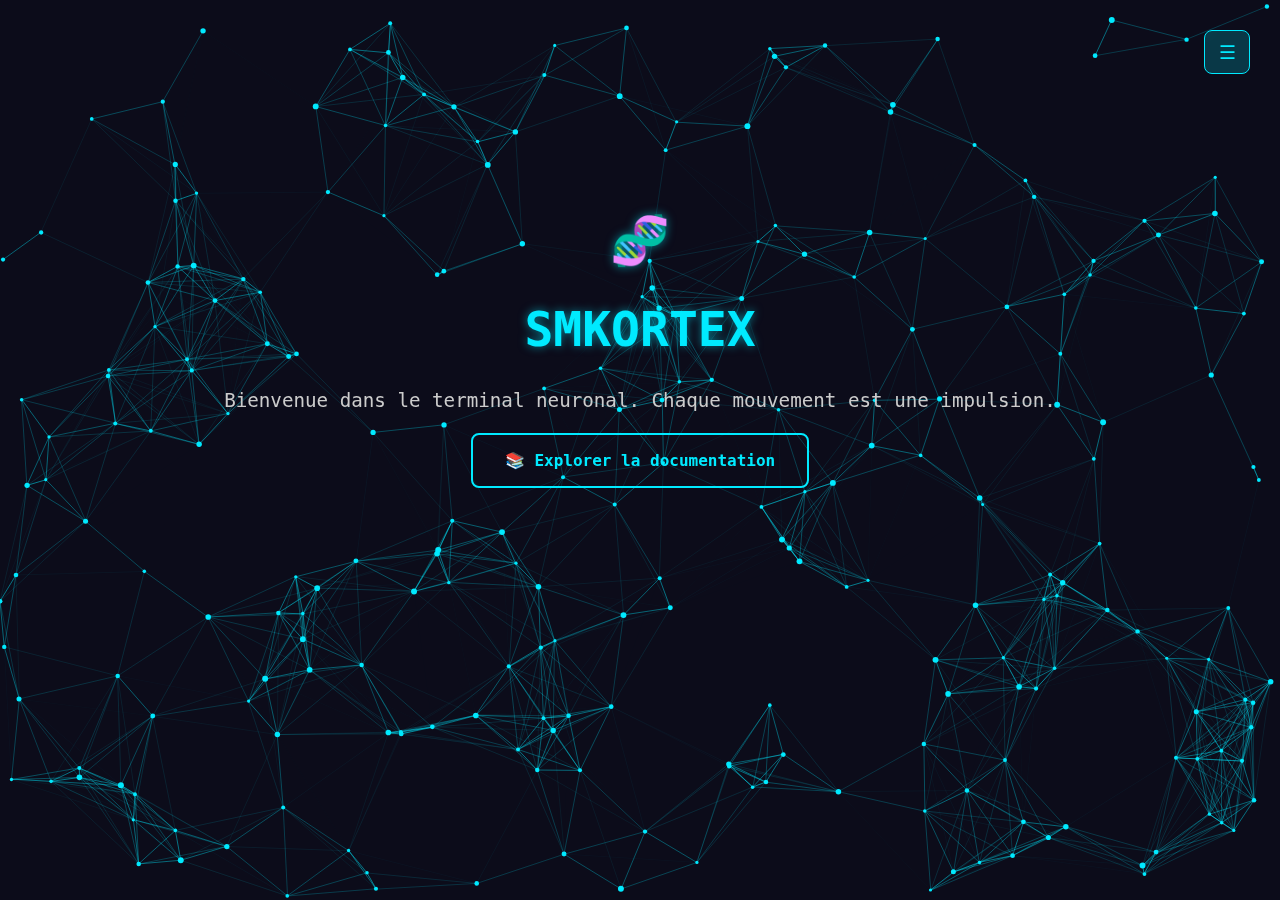
<file: index.html>
<!-- 
  Projet : MEMO
  Auteur : Mathieu (SMK)
  Copilot ❤️
  Dédicace : À ceux qui structurent la mémoire mentale.
-->

<!DOCTYPE html>
<html lang="fr">
  <head>
    <meta charset="UTF-8" />
    <title>SMKORTEX — Terminal Cognitif</title>
    <link rel="stylesheet" href="css/style.css" />
    <meta name="viewport" content="width=device-width, initial-scale=1.0" />
  </head>
  <body>
    <!-- Fond animé -->
    <canvas id="cortex-bg"></canvas>

    <!-- Menu rétractable -->
    <div class="floating-menu" id="menu">
      <h2>🧠 Navigation SMKORTEX</h2>
      <ul>
        <li><a href="structure.html">🗂 Structure</a></li> 
        <li><a href="install.html">🔧 Installation</a></li>
        <li><a href="scripts.html">🌀 Scripts Bash</a></li>
        <li><a href="rag.html">📡 Moteur RAG</a></li>
        <li><a href="fine.html">🎓 Fine-Tuning</a></li>
        <li><a href="integration.html">🔗 Intégration</a></li>
        <li><a href="notes.html">🎓 Notes Perso</a></li>
      </ul>
    </div>

    <div class="menu-toggle" onclick="toggleMenu()">☰</div>

    <!-- Contenu principal -->
    <div class="content">
      <h1>🧬</h1>
      <h1>SMKORTEX</h1>

      <p>Bienvenue dans le terminal neuronal. Chaque mouvement est une impulsion.</p>
      <a href="structure.html" class="enter-btn">📚 Explorer la documentation</a>

    </div>

    <!-- Scripts -->
    <script src="js/cortex-reactive.js"></script>
    <script src="js/menu-toggle.js"></script>
  </body>
</html>
</file>
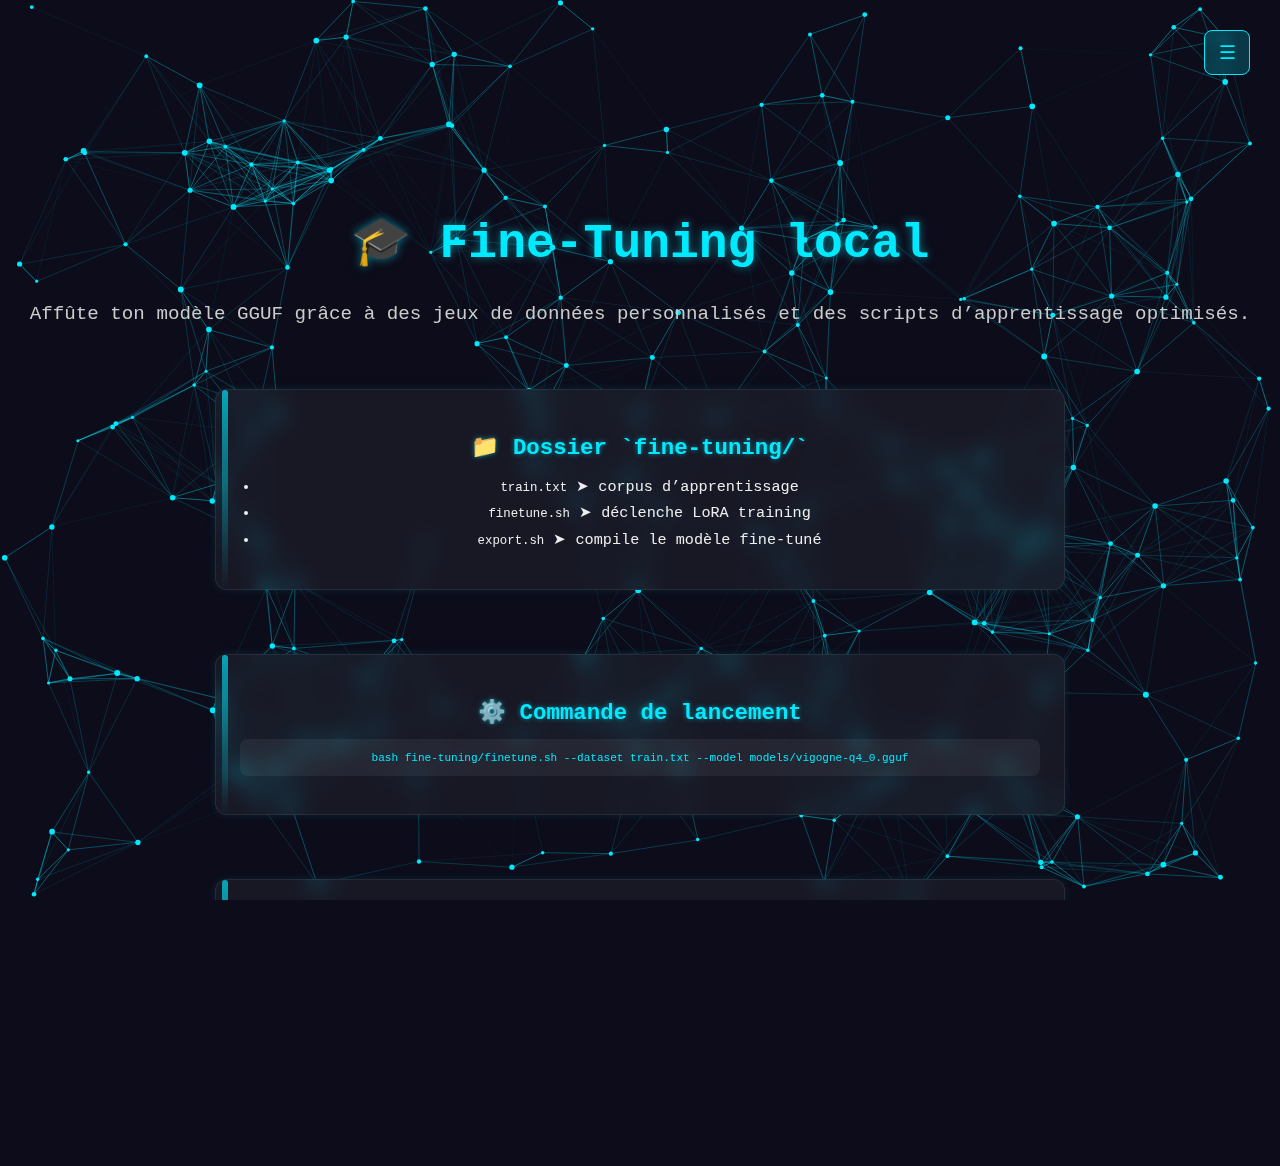
<file: fine.html>
<!DOCTYPE html>
<html lang="fr">
  <head>
    <meta charset="UTF-8" />
    <title>Fine-Tuning — SMKORTEX</title>
    <meta name="viewport" content="width=device-width, initial-scale=1.0" />
    
    <!-- Styles globaux + spécifiques -->
    <link rel="stylesheet" href="css/style.css" />
    <link rel="stylesheet" href="css/fine.css" />
  </head>
  <body>
    <!-- Fond animé -->
    <canvas id="cortex-bg"></canvas>

    <!-- Menu rétractable -->
    <div class="menu-toggle" onclick="toggleMenu()">☰</div>
    <div class="floating-menu" id="menu">
      <h2>🧠 Navigation SMKORTEX</h2>
      <ul>
        <li><a href="index.html">🏠 Accueil</a></li> 
        <li><a href="structure.html">🗂 Structure</a></li>  
        <li><a href="install.html">🔧 Installation</a></li>
        <li><a href="scripts.html">⚙ Scripts</a></li>
        <li><a href="rag.html">📡 Moteur RAG</a></li>
        <li><a href="integration.html">🔗 Intégration</a></li>
        <li><a href="notes.html">🎓 Notes Perso</a></li>
      </ul>
    </div>

    <!-- Contenu principal -->
    <div class="content">
      <h1>🎓 Fine-Tuning local</h1>
      <p>Affûte ton modèle GGUF grâce à des jeux de données personnalisés et des scripts d’apprentissage optimisés.</p>

      <div class="fine-block">
        <h2>📁 Dossier `fine-tuning/`</h2>
        <ul>
          <li><code>train.txt</code> ➤ corpus d’apprentissage</li>
          <li><code>finetune.sh</code> ➤ déclenche LoRA training</li>
          <li><code>export.sh</code> ➤ compile le modèle fine-tuné</li>
        </ul>
      </div>

      <div class="fine-block">
        <h2>⚙️ Commande de lancement</h2>
        <pre><code>bash fine-tuning/finetune.sh --dataset train.txt --model models/vigogne-q4_0.gguf</code></pre>
      </div>

      <div class="fine-block">
        <h2>📈 Résultat</h2>
        <p>Tu obtiens un modèle GGUF affiné avec ta propre logique locale : réponses ciblées, comportement personnalisé, et activation contextuelle maîtrisée.</p>
      </div>

      <a href="index.html" class="enter-btn">⏎ Retourner à l'accueil</a>
    </div>

    <!-- Scripts JS -->
    <script src="js/cortex-reactive.js"></script>
    <script src="js/menu-toggle.js"></script>
  </body>
</html>
</file>
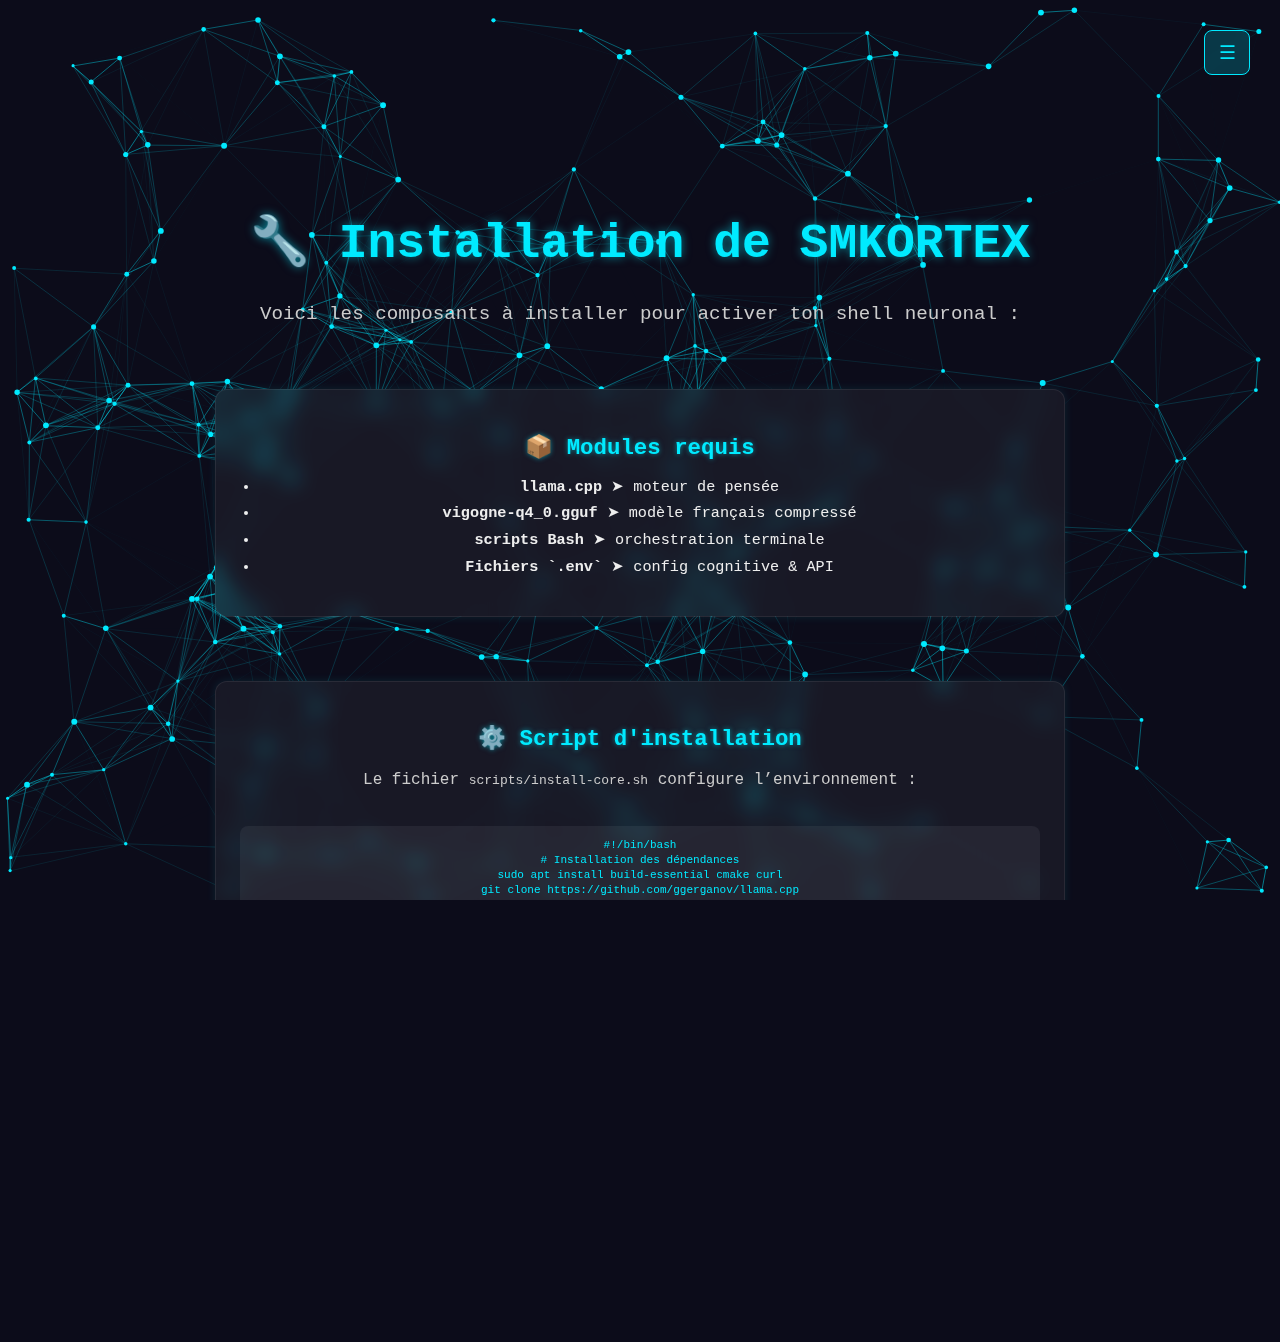
<file: install.html>
<!DOCTYPE html>
<html lang="fr">
  <head>
    <meta charset="UTF-8" />
    <title>Installation — SMKORTEX</title>
    <meta name="viewport" content="width=device-width, initial-scale=1.0" />
    
    <!-- Styles globaux -->
    <link rel="stylesheet" href="css/style.css" />
    <link rel="stylesheet" href="css/install.css" />

  </head>
  <body>
    <!-- Fond animé -->
    <canvas id="cortex-bg"></canvas>

    <!-- Menu verre + toggle -->
    <div class="menu-toggle" onclick="toggleMenu()">☰</div>
    <div class="floating-menu" id="menu">
      <h2>🧠 Navigation SMKORTEX</h2>
      <ul>
        <li><a href="index.html">🗂 Structure</a></li>
        <li><a href="structure.html">🗂 Structure</a></li>
        <li><a href="install.html">🔧 Installation</a></li>
        <li><a href="scripts.html">🌀 Scripts Bash</a></li>
        <li><a href="rag.html">📡 Moteur RAG</a></li>
        <li><a href="fine.html">🎓 Fine-Tuning</a></li>
        <li><a href="integration.html">🔗 Intégration</a></li>
        <li><a href="notes.html">🎓 Notes Perso</a></li>
        <li><a href="readme.html">📘 README</a></li>
      </ul>
    </div>

    <!-- Contenu principal -->
    <div class="content">
      <h1>🔧 Installation de SMKORTEX</h1>
      <p>Voici les composants à installer pour activer ton shell neuronal :</p>

      <div class="install-block">
        <h2>📦 Modules requis</h2>
        <ul>
          <li><strong>llama.cpp</strong> ➤ moteur de pensée</li>
          <li><strong>vigogne-q4_0.gguf</strong> ➤ modèle français compressé</li>
          <li><strong>scripts Bash</strong> ➤ orchestration terminale</li>
          <li><strong>Fichiers `.env`</strong> ➤ config cognitive & API</li>
        </ul>
      </div>

      <div class="install-block">
        <h2>⚙️ Script d'installation</h2>
        <p>Le fichier <code>scripts/install-core.sh</code> configure l’environnement :</p>
        <pre><code>#!/bin/bash
# Installation des dépendances
sudo apt install build-essential cmake curl
git clone https://github.com/ggerganov/llama.cpp
cd llama.cpp && make
</code></pre>
      </div>

      <div class="install-block">
        <h2>🧬 Activation initiale</h2>
        <p>Utilise ensuite <code>rag-engine.sh</code> pour tester le fonctionnement :</p>
        <pre><code>bash scripts/rag-engine.sh --model models/vigogne-q4_0.gguf</code></pre>
      </div>

      <a href="index.html" class="enter-btn">⏎ Retour à l'accueil</a>
    </div>

    <!-- Scripts -->
    <script src="js/cortex-reactive.js"></script>
    <script src="js/menu-toggle.js"></script>
  </body>
</html>
</file>
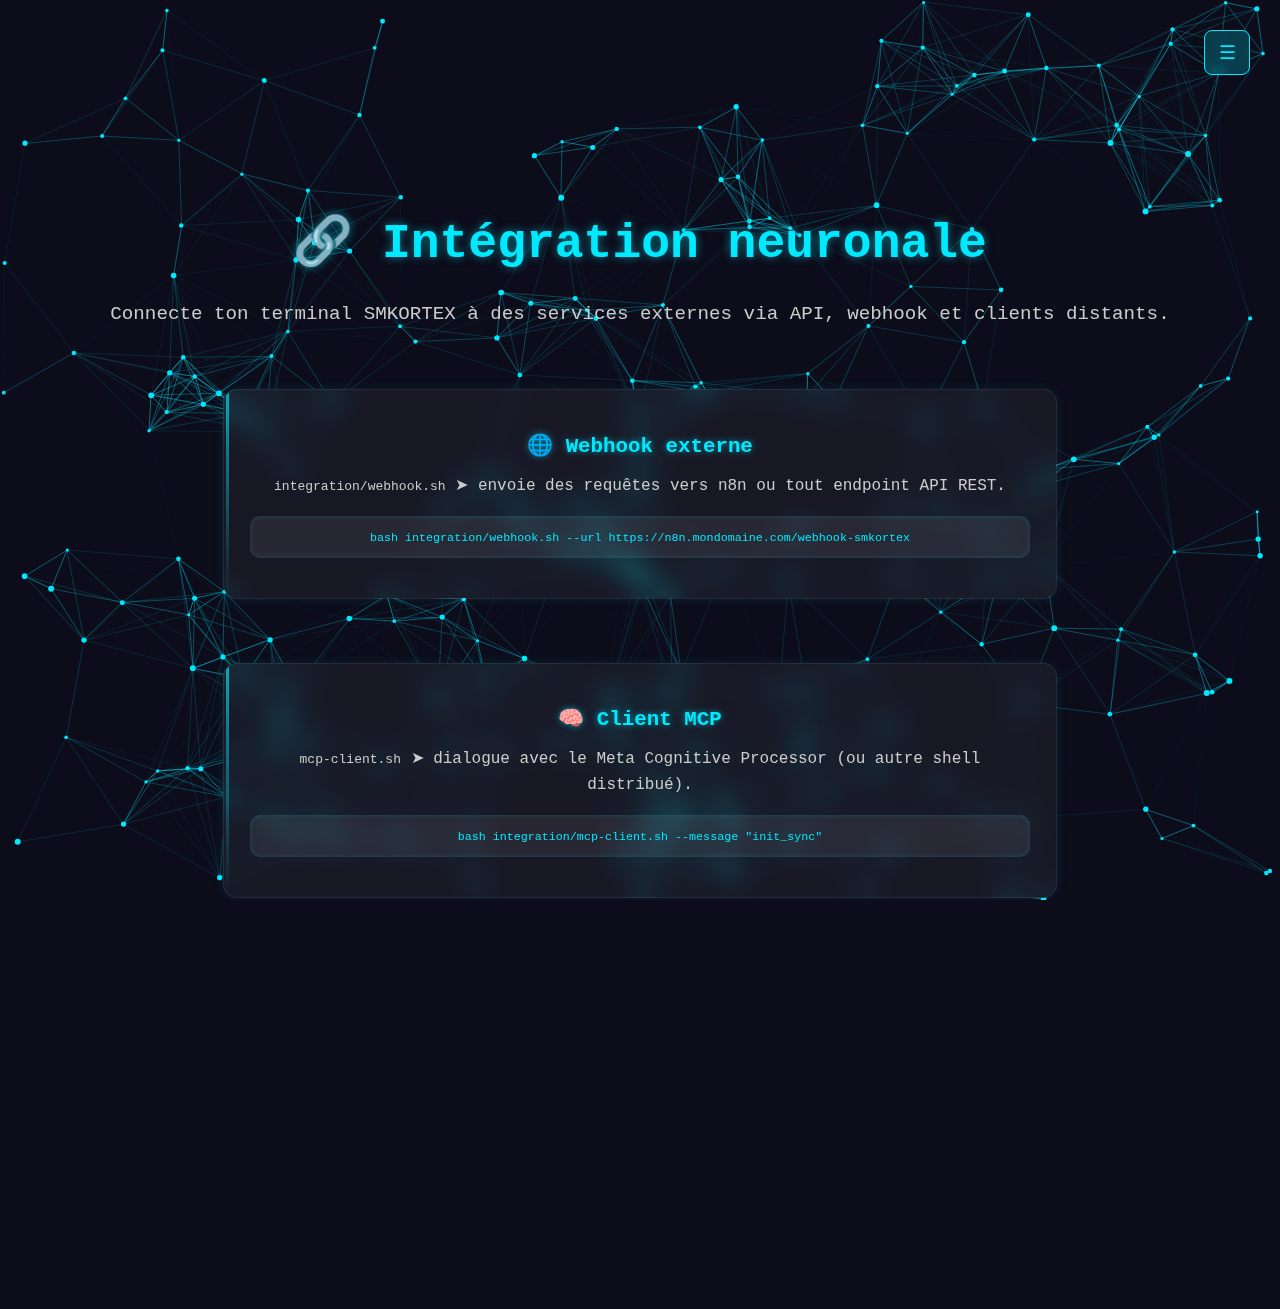
<file: integration.html>
<!DOCTYPE html>
<html lang="fr">
  <head>
    <meta charset="UTF-8" />
    <title>Intégration — SMKORTEX</title>
    <meta name="viewport" content="width=device-width, initial-scale=1.0" />
    
    <!-- Styles globaux + spécifiques -->
    <link rel="stylesheet" href="css/style.css" />
    <link rel="stylesheet" href="css/integration.css" />
  </head>
  <body>
    <!-- Fond cortex -->
    <canvas id="cortex-bg"></canvas>

    <!-- Menu flottant -->
    <div class="menu-toggle" onclick="toggleMenu()">☰</div>
    <div class="floating-menu" id="menu">
      <h2>🧠 Navigation SMKORTEX</h2>
      <ul>
        <li><a href="index.html">🏠 Accueil</a></li>
        <li><a href="structure.html">🗂 Structure</a></li>
        <li><a href="install.html">🔧 Installation</a></li>
        <li><a href="scripts.html">🌀 Scripts Bash</a></li>
        <li><a href="rag.html">📡 Moteur RAG</a></li>
        <li><a href="fine.html">🎓 Fine-Tuning</a></li>
        <li><a href="integration.html">🔗 Intégration</a></li>
        <li><a href="notes.html">🎓 Notes Perso</a></li>
        <li><a href="readme.html">📘 README</a></li>
      </ul>
    </div>

    <!-- Contenu principal -->
    <div class="content">
      <h1>🔗 Intégration neuronale</h1>
      <p>Connecte ton terminal SMKORTEX à des services externes via API, webhook et clients distants.</p>

      <div class="integration-block">
        <h2>🌐 Webhook externe</h2>
        <p><code>integration/webhook.sh</code> ➤ envoie des requêtes vers n8n ou tout endpoint API REST.</p>
        <pre><code>bash integration/webhook.sh --url https://n8n.mondomaine.com/webhook-smkortex</code></pre>
      </div>

      <div class="integration-block">
        <h2>🧠 Client MCP</h2>
        <p><code>mcp-client.sh</code> ➤ dialogue avec le Meta Cognitive Processor (ou autre shell distribué).</p>
        <pre><code>bash integration/mcp-client.sh --message "init_sync"</code></pre>
      </div>

      <div class="integration-block">
        <h2>⚙️ Fichier .env</h2>
        <p>Contient les clés API, tokens d’authentification, et variables nécessaires à la connectivité.</p>
        <pre><code>MCP_TOKEN=abcdef1234  
N8N_ENDPOINT=https://n8n.local/webhook-smkortex</code></pre>
      </div>

      <a href="index.html" class="enter-btn">⏎ Retour à l'accueil</a>
    </div>

    <!-- Scripts -->
    <script src="js/cortex-reactive.js"></script>
    <script src="js/menu-toggle.js"></script>
  </body>
</html>
</file>
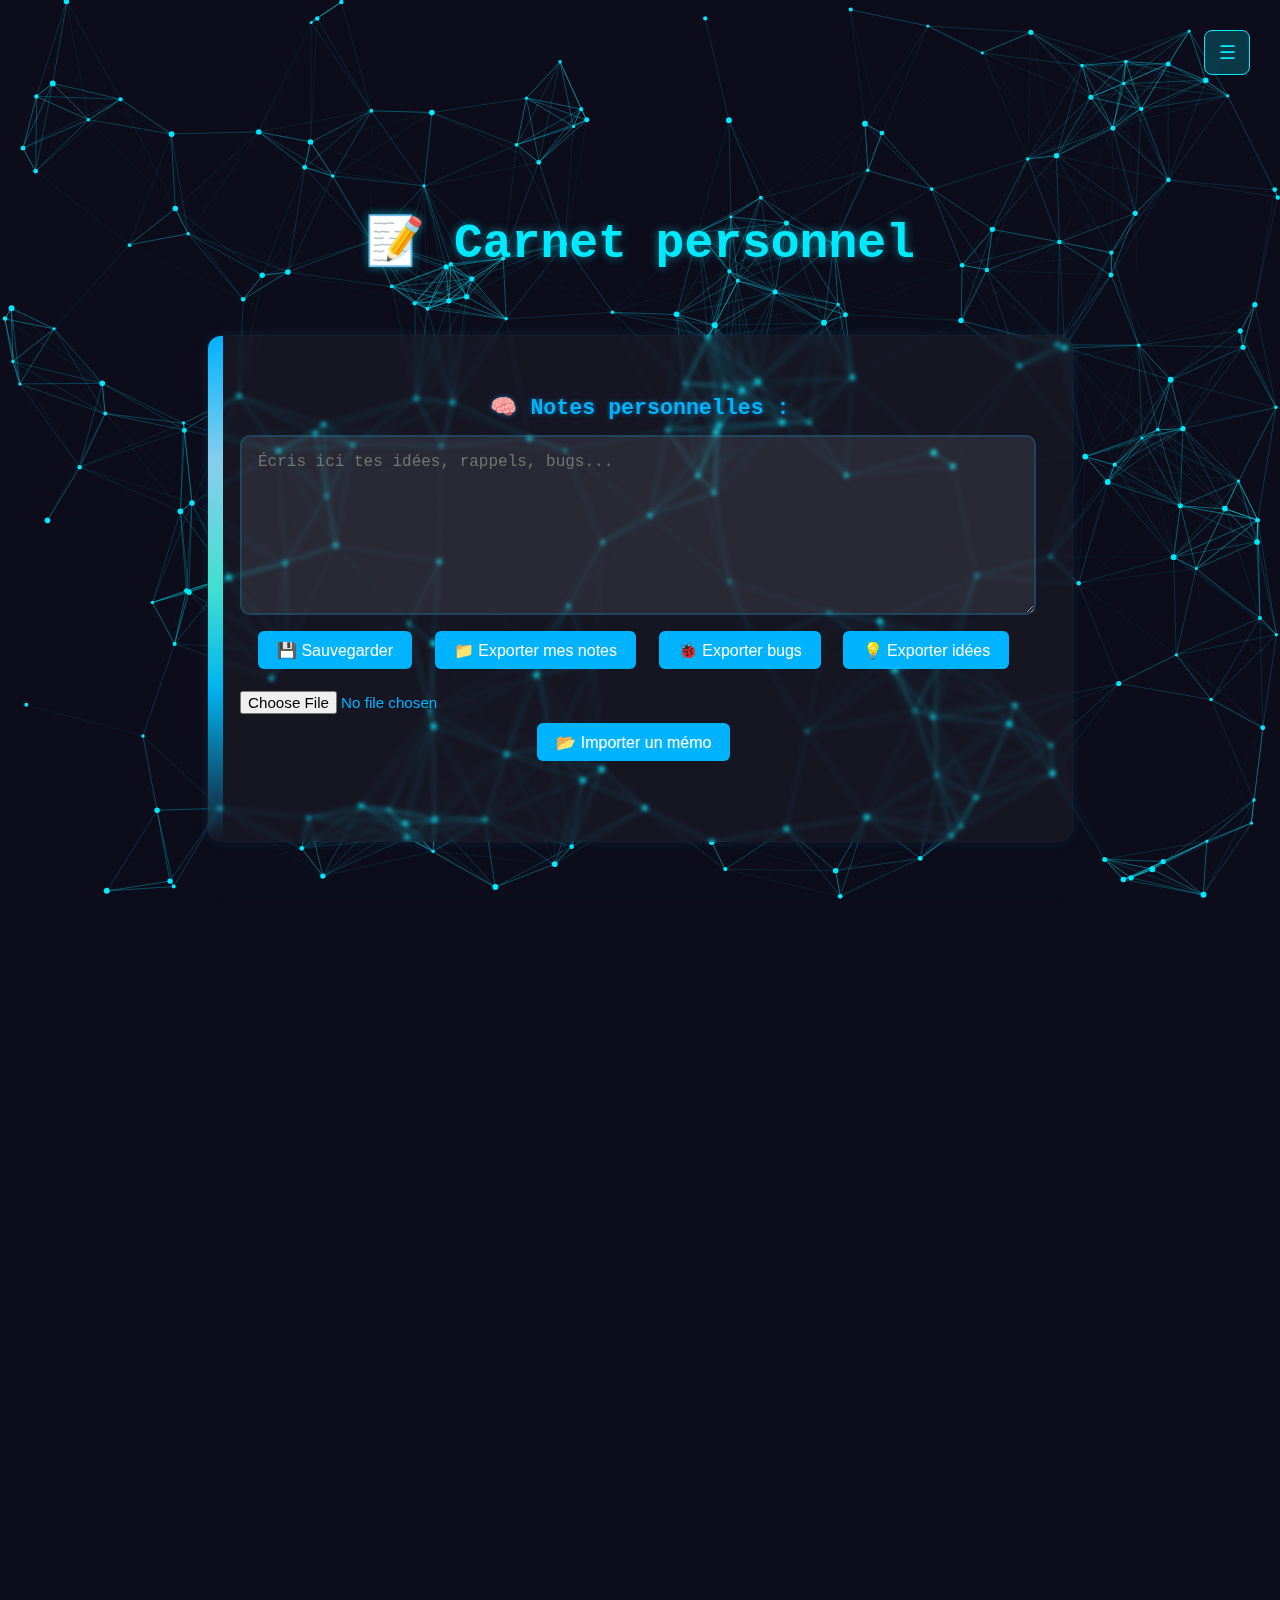
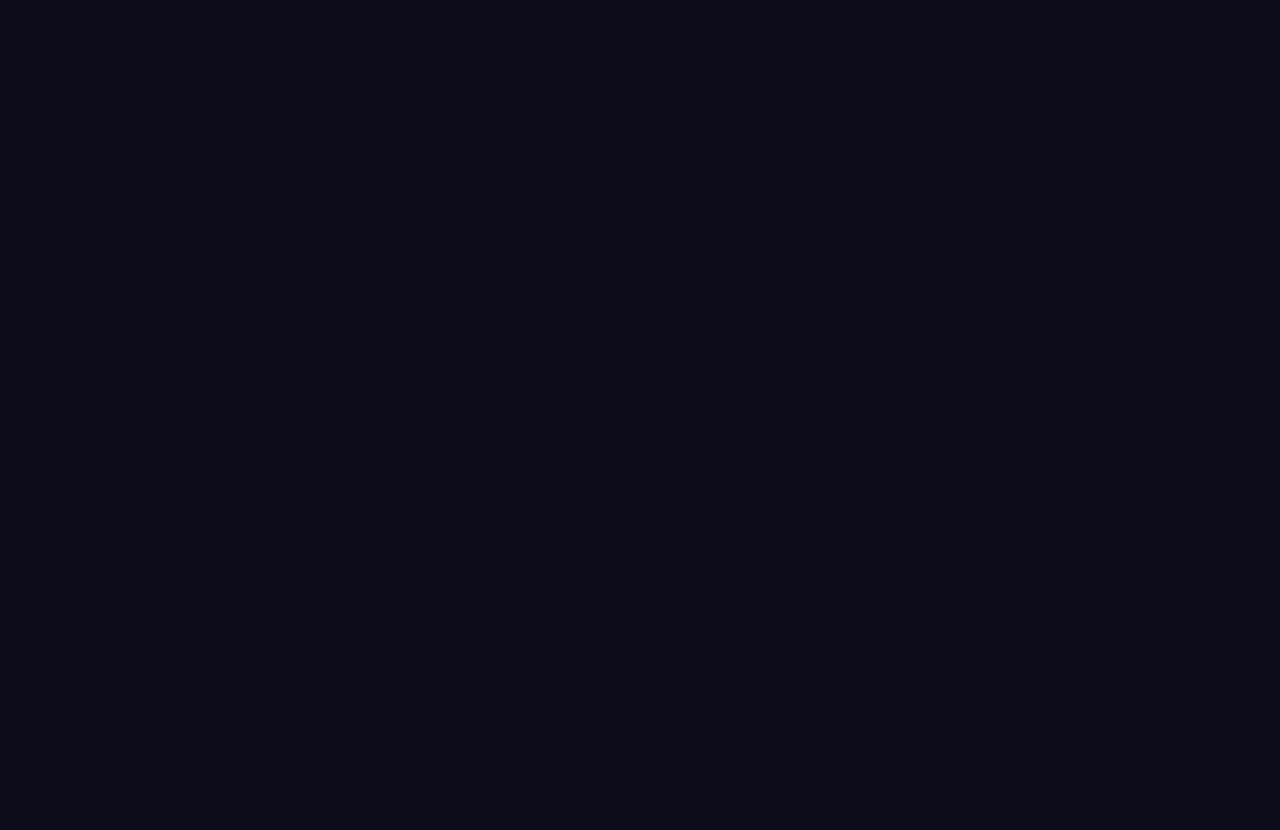
<file: notes.html>
<!DOCTYPE html>
<html lang="fr">
<head>
  <meta charset="UTF-8">
  <title>📝 Notes personnelles — SMKORTEX</title>
  <meta name="viewport" content="width=device-width, initial-scale=1.0">
  <link rel="stylesheet" href="css/style.css" />
  <link rel="stylesheet" href="css/notes.css" />
</head>
<body>
  <canvas id="cortex-bg"></canvas>
  <div class="menu-toggle" onclick="toggleMenu()">☰</div>
  <div class="floating-menu" id="menu">
    <h2>🧠 Navigation SMKORTEX</h2>
    <ul>
      <li><a href="index.html">🏠 Accueil</a></li>
      <li><a href="notes.html">📝 Notes</a></li>
    </ul>
  </div>

  <div class="content">
    <h1>📝 Carnet personnel</h1>

    <div class="note-block">
      <h2>🧠 Notes personnelles :</h2>
      <textarea id="noteInput" placeholder="Écris ici tes idées, rappels, bugs..."></textarea>
      <button onclick="saveNote()">💾 Sauvegarder</button>
      <button onclick="exportMemoToJSON()">📁 Exporter mes notes</button>
      <button onclick="exportMemoToJSON('memo-bug.json')">🐞 Exporter bugs</button>
      <button onclick="exportMemoToJSON('memo-inspirations.json')">💡 Exporter idées</button>
      <input type="file" id="memoFileInput" accept=".json" />
      <button onclick="importMemoFromFile()">📂 Importer un mémo</button>
      <p id="savedStatus"></p>
   </div>
    
   <div class="note-block">
      <h2>📁 Structure SMKORTEX :</h2>
      <img src="assets/ArchitectureKortex.png" alt="Architecture du projet SMKORTEX" style="max-width: 100%; border-radius: 8px; box-shadow: 0 0 10px rgba(0,0,0,0.2);" />
   </div>

    <div class="note-block">
      <h2>📍 Avancement :</h2>
      <p>Launcher en construction — `main.cpp` initialisé ✅</p>
      <p>Pages stylisées : rag, install, scripts, integration ✅</p>
      <p>Modules en cours : connexion MCP + export GGUF ⏳</p>
    </div>

    <div class="note-block">
      <h2>💡 Inspirations :</h2>
      <ul>
        <li>Ajouter une animation de pulsation au démarrage</li>
        <li>Exporter l’état du shell en `.json` ou `.log`</li>
        <li>Créer une section de documentation collaborative</li>
      </ul>
    </div>

    <div class="note-block">
      <h2>🔍 À vérifier :</h2>
      <ul>
        <li>Interaction entre `rag-engine.sh` et `.env`</li>
        <li>Comportement de fine-tuning sur corpus long</li>
      </ul>
    </div>
  </div>

  <script src="js/cortex-reactive.js"></script>
  <script src="js/menu-toggle.js"></script>
  <script src="js/notes-save.js"></script>
  <script src="js/notes-export.js"></script>
  <script src="js/notes-import.js"></script>

</body>
</html>
</file>
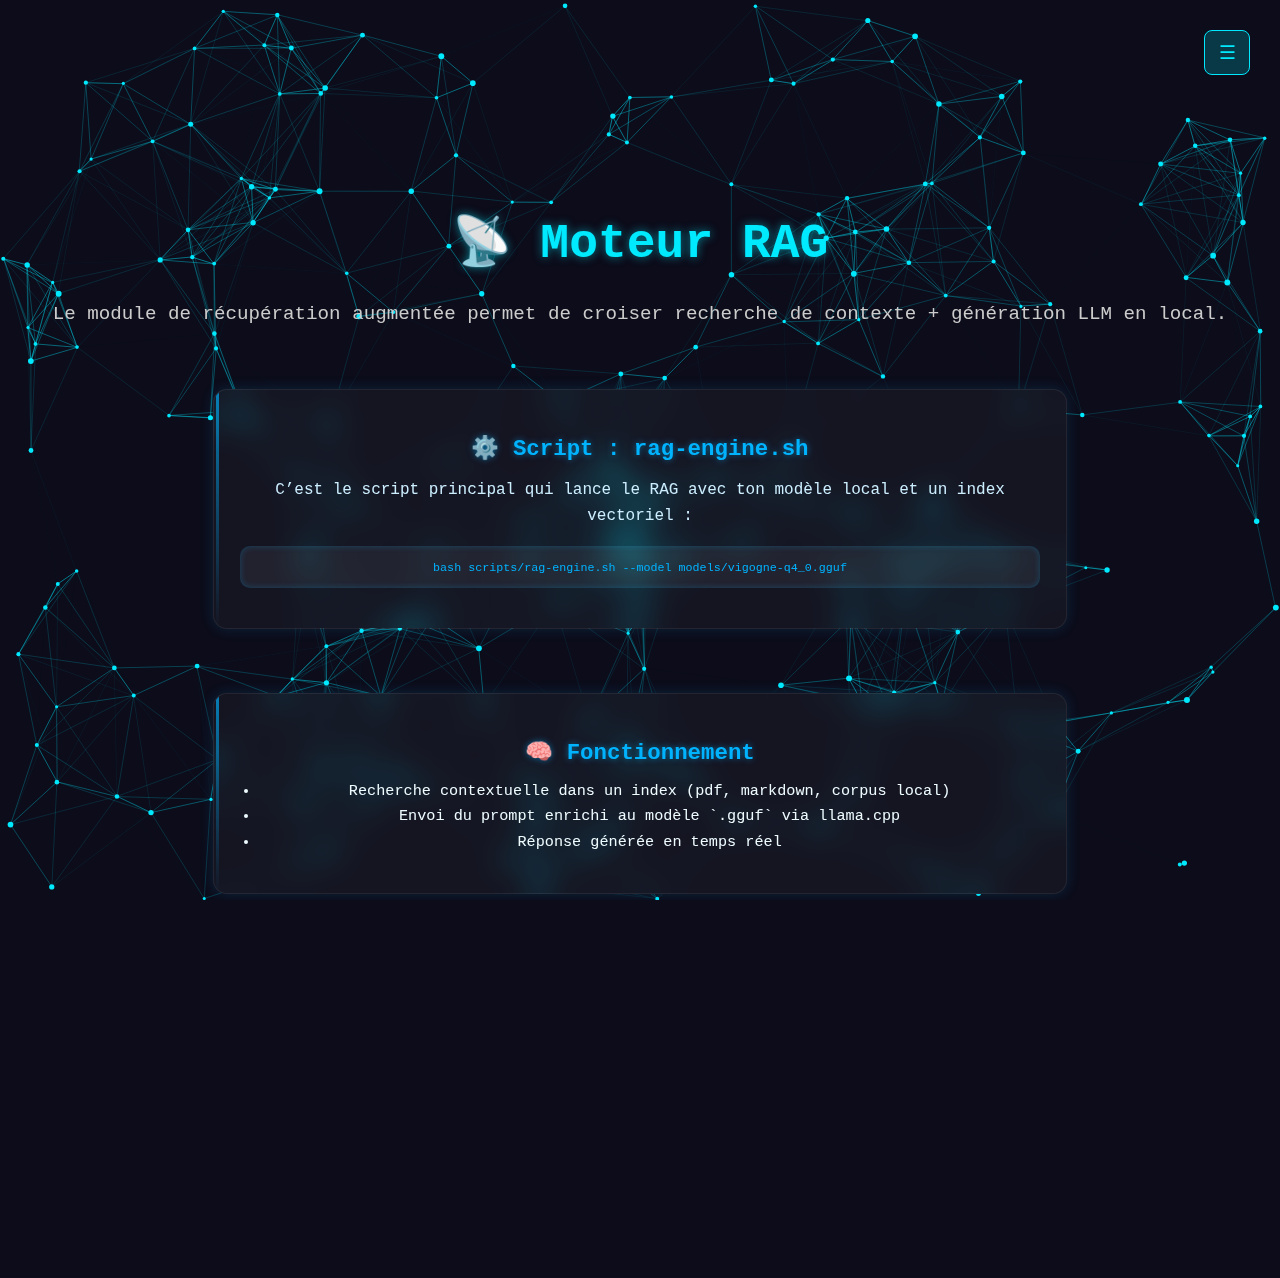
<file: rag.html>
<!DOCTYPE html>
<html lang="fr">
  <head>
    <meta charset="UTF-8" />
    <title>Moteur RAG — SMKORTEX</title>
    <meta name="viewport" content="width=device-width, initial-scale=1.0" />
    <link rel="stylesheet" href="css/style.css" />
    <link rel="stylesheet" href="css/rag.css" />
  </head>
  <body>
    <!-- Fond animé -->
    <canvas id="cortex-bg"></canvas>

    <!-- Menu flottant -->
    <div class="menu-toggle" onclick="toggleMenu()">☰</div>
    <div class="floating-menu" id="menu">
      <h2>🧠 Navigation SMKORTEX</h2>
      <ul>
        <li><a href="index.html">🏠 Accueil</a></li>
        <li><a href="structure.html">🗂 Structure</a></li>
        <li><a href="install.html">🔧 Installation</a></li>
        <li><a href="scripts.html">🌀 Scripts Bash</a></li>
        <li><a href="rag.html">📡 Moteur RAG</a></li>
        <li><a href="fine.html">🎓 Fine-Tuning</a></li>
        <li><a href="integration.html">🔗 Intégration</a></li>
        <li><a href="notes.html">🎓 Notes Perso</a></li>
        <li><a href="readme.html">📘 README</a></li>
      </ul>
    </div>

    <!-- Contenu -->
    <div class="content">
      <h1>📡 Moteur RAG</h1>
      <p>Le module de récupération augmentée permet de croiser recherche de contexte + génération LLM en local.</p>

      <div class="rag-section">
        <h2>⚙️ Script : rag-engine.sh</h2>
        <p>C’est le script principal qui lance le RAG avec ton modèle local et un index vectoriel :</p>
        <pre><code>bash scripts/rag-engine.sh --model models/vigogne-q4_0.gguf</code></pre>
      </div>

      <div class="rag-section">
        <h2>🧠 Fonctionnement</h2>
        <ul>
          <li>Recherche contextuelle dans un index (pdf, markdown, corpus local)</li>
          <li>Envoi du prompt enrichi au modèle `.gguf` via llama.cpp</li>
          <li>Réponse générée en temps réel</li>
        </ul>
      </div>

      <div class="rag-section">
        <h2>🔤 Paramètres</h2>
        <ul>
          <li><code>--model</code> : chemin vers le modèle LLaMA GGUF</li>
          <li><code>--index</code> : dossier de documents vectorisés</li>
          <li><code>--top_k</code> : nombre de passages récupérés</li>
          <li><code>--template</code> : prompt d'encadrement (optionnel)</li>
        </ul>
      </div>

      <a href="index.html" class="enter-btn">⏎ Retour à l'accueil</a>
    </div>

    <!-- Scripts JS -->
    <script src="js/cortex-reactive.js"></script>
    <script src="js/menu-toggle.js"></script>
  </body>
</html>
</file>
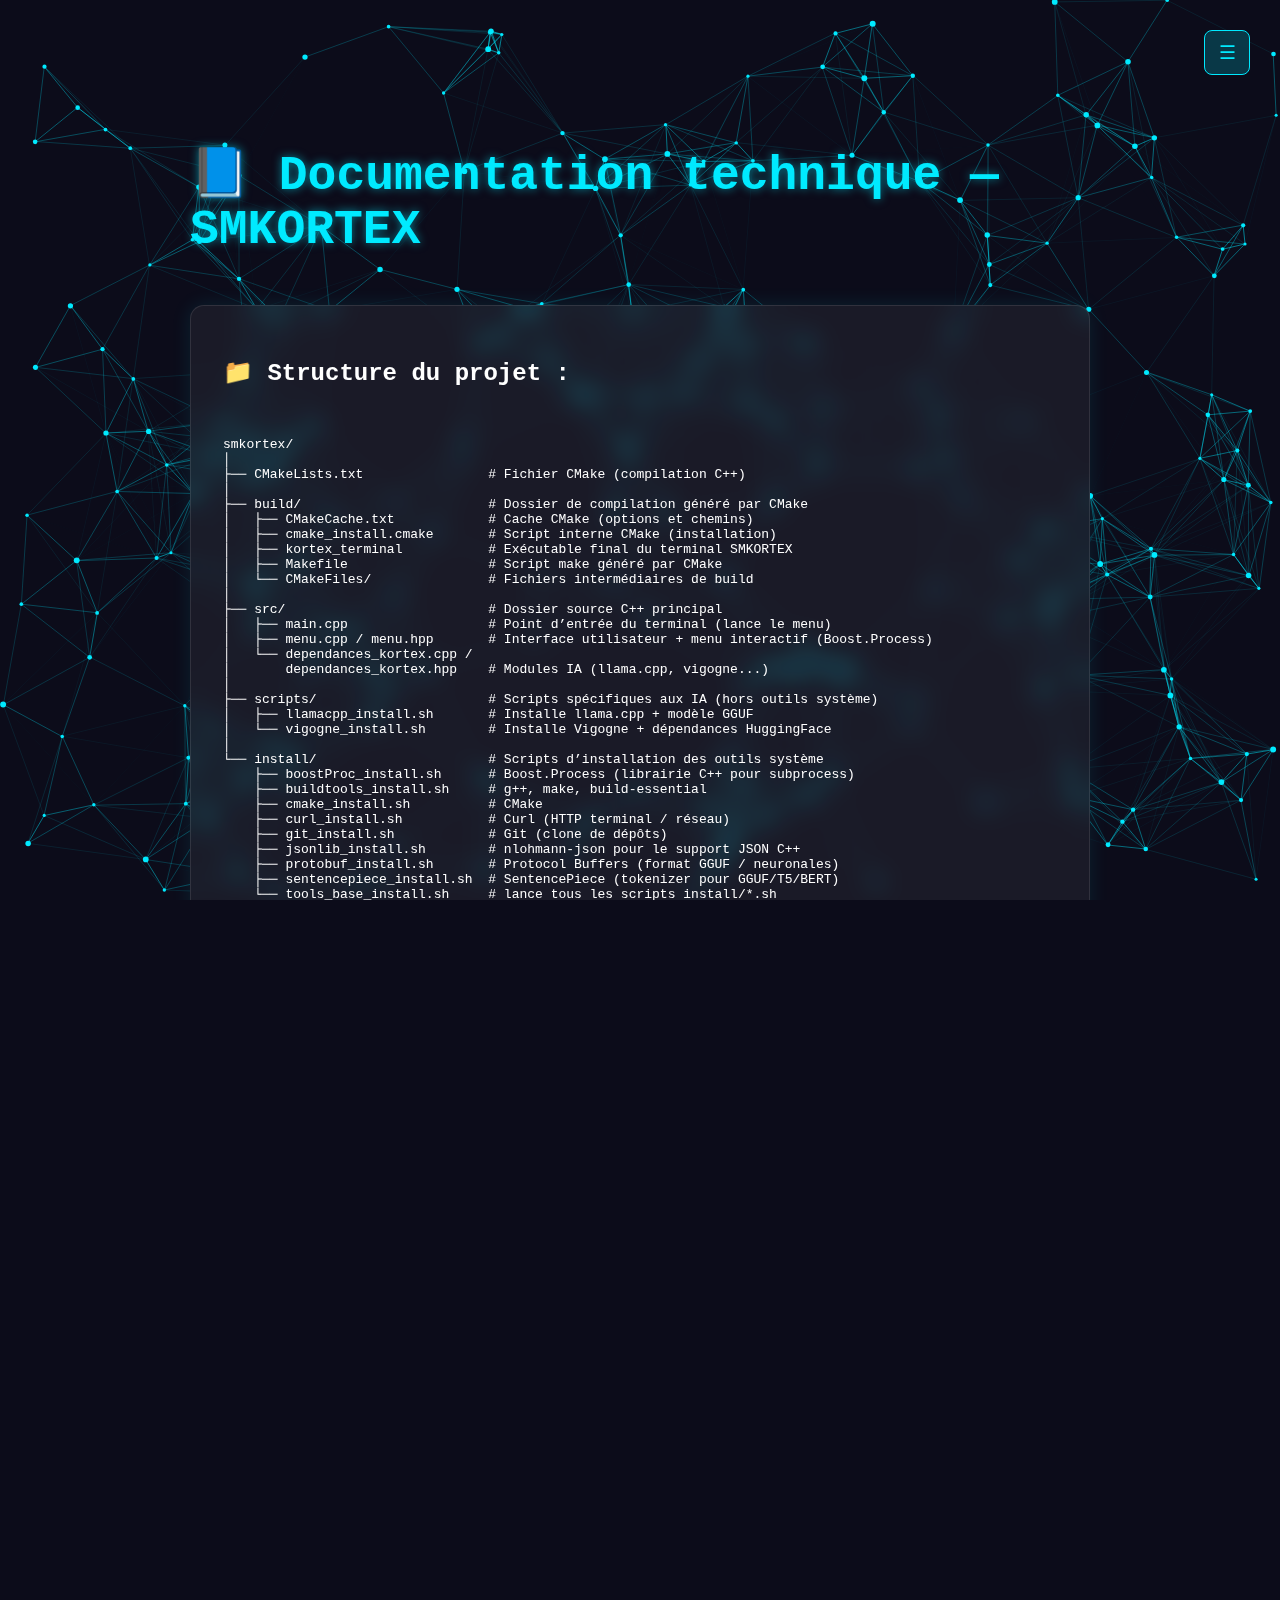
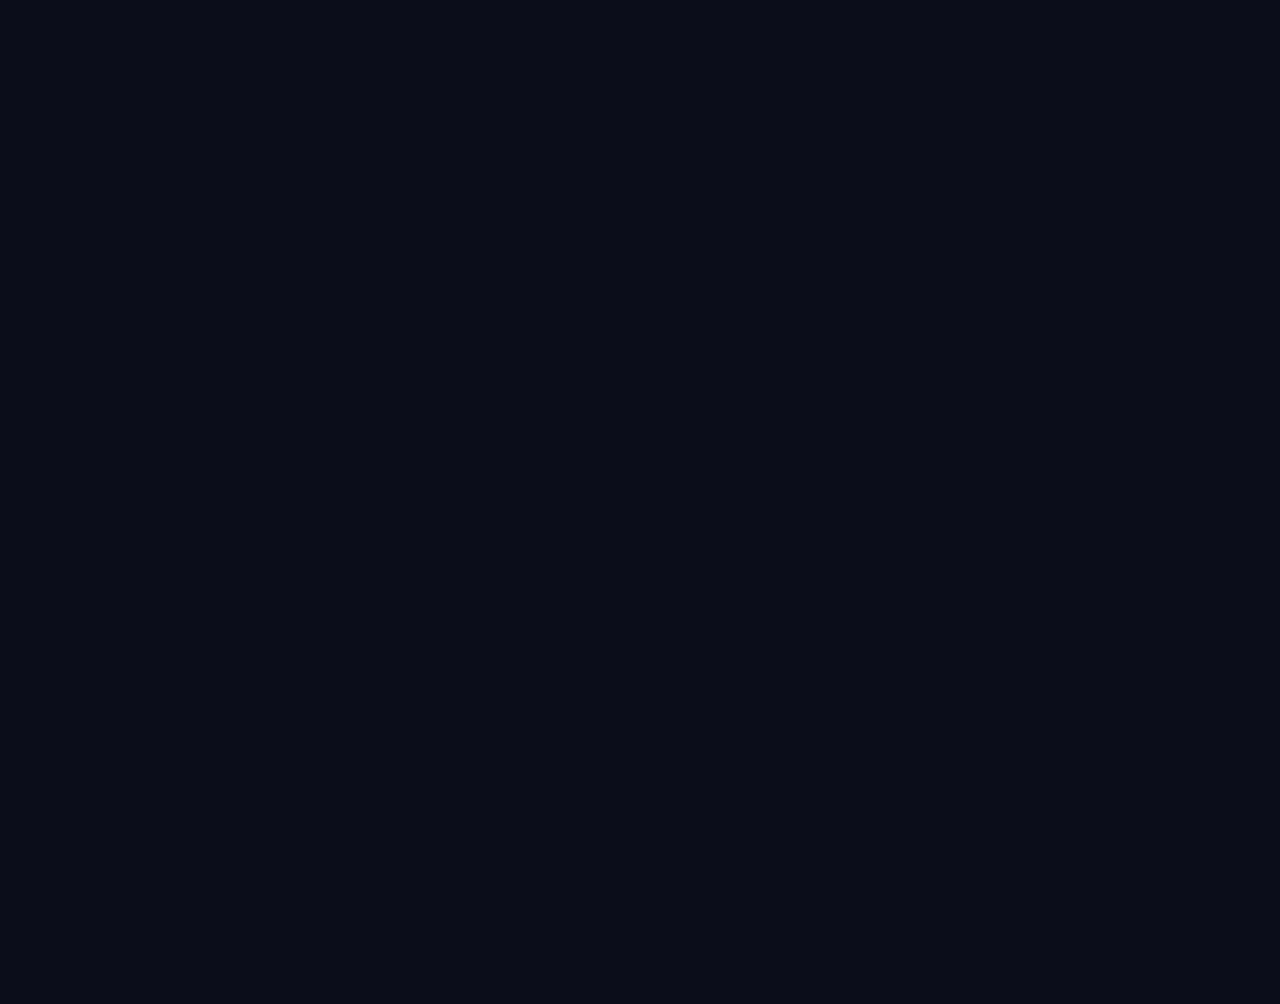
<file: readme.html>
<!DOCTYPE html>
<html lang="fr">
<head>
  <meta charset="UTF-8" />
  <title>📘 README — SMKORTEX</title>
  <meta name="viewport" content="width=device-width, initial-scale=1.0" />
  <link rel="stylesheet" href="css/style.css" />
  <link rel="stylesheet" href="css/readme.css" />
</head>
<body>
  <canvas id="cortex-bg"></canvas>
  <div class="menu-toggle" onclick="toggleMenu()">☰</div>
  <div class="floating-menu" id="menu">
    <h2>🧠 Navigation SMKORTEX</h2>
    <ul>
        <li><a href="index.html">🏠 Accueil</a></li>
        <li><a href="structure.html">🗂 Structure</a></li>
        <li><a href="install.html">🔧 Installation</a></li>
        <li><a href="scripts.html">🌀 Scripts Bash</a></li>
        <li><a href="rag.html">📡 Moteur RAG</a></li>
        <li><a href="fine.html">🎓 Fine-Tuning</a></li>
        <li><a href="integration.html">🔗 Intégration</a></li>
        <li><a href="notes.html">🎓 Notes Perso</a></li>
        <li><a href="readme.html">📘 README</a></li>
    </ul>
  </div>

  <div class="content">
    <h1>📘 Documentation technique — SMKORTEX</h1>

    <div class="note-block">
      <h2>📁 Structure du projet :</h2>
      <pre><code>

smkortex/
│
├── CMakeLists.txt                # Fichier CMake (compilation C++)
│
├── build/                        # Dossier de compilation généré par CMake
│   ├── CMakeCache.txt            # Cache CMake (options et chemins)
│   ├── cmake_install.cmake       # Script interne CMake (installation)
│   ├── kortex_terminal           # Exécutable final du terminal SMKORTEX
│   ├── Makefile                  # Script make généré par CMake
│   └── CMakeFiles/               # Fichiers intermédiaires de build
│
├── src/                          # Dossier source C++ principal
│   ├── main.cpp                  # Point d’entrée du terminal (lance le menu)
│   ├── menu.cpp / menu.hpp       # Interface utilisateur + menu interactif (Boost.Process)
│   └── dependances_kortex.cpp /
│       dependances_kortex.hpp    # Modules IA (llama.cpp, vigogne...)
│
├── scripts/                      # Scripts spécifiques aux IA (hors outils système)
│   ├── llamacpp_install.sh       # Installe llama.cpp + modèle GGUF
│   └── vigogne_install.sh        # Installe Vigogne + dépendances HuggingFace
│
└── install/                      # Scripts d’installation des outils système
    ├── boostProc_install.sh      # Boost.Process (librairie C++ pour subprocess)
    ├── buildtools_install.sh     # g++, make, build-essential
    ├── cmake_install.sh          # CMake
    ├── curl_install.sh           # Curl (HTTP terminal / réseau)
    ├── git_install.sh            # Git (clone de dépôts)
    ├── jsonlib_install.sh        # nlohmann-json pour le support JSON C++
    ├── protobuf_install.sh       # Protocol Buffers (format GGUF / neuronales)
    ├── sentencepiece_install.sh  # SentencePiece (tokenizer pour GGUF/T5/BERT)
    └── tools_base_install.sh     # lance tous les scripts install/*.sh


      </code></pre>
    </div>
    
    <div class="note-block">
      <h2>🧠 Utilisation de filesystem & boost::process</h2>
      <p>
        Dans le cadre d’un développement C++ moderne, l’utilisation de <code>std::filesystem</code> et <code>boost::process</code> permet de remplacer efficacement les appels classiques à <code>system()</code> et les fonctions C de la bibliothèque standard (<code>cstdlib</code>).
      </p>
      <p>
        <code>std::filesystem</code> offre une interface native pour manipuler les répertoires et les fichiers de manière sûre et portable, tandis que <code>boost::process</code> permet d’exécuter des processus externes avec une gestion fine des arguments, des flux et du contrôle de retour.
      </p>
      <p>
        Contrairement à <code>system()</code>, ces outils garantissent une meilleure sécurité, une plus grande flexibilité, et une intégration plus naturelle dans l’architecture modulaire d’un projet.
      </p>
      <p>
        Ensemble, ils constituent une base robuste pour piloter des scripts, lancer des modèles IA ou gérer le terminal SMKORTEX avec élégance et précision.
      </p>
    </div>

    
    <div class="note-block">
      <h2>🔧 Rôles des fichiers C++ :</h2>
      <ul>
        <li><b>main.cpp</b> — Point d’entrée du terminal SMKORTEX</li>
        <li><b>menu.cpp / menu.hpp</b> — Interface utilisateur + exécution via Boost.Process</li>
        <li><b>dependances_kortex.cpp</b> — Installation IA (llama.cpp, vigogne...)</li>
      </ul>
    </div>

    <div class="note-block">
      <h2>📦 Scripts d'installation (install/)</h2>
      <ul>
        <li><b>tools_base_install.sh</b> — Installe tous les outils système</li>
        <li><b>git_install.sh</b>, <b>curl_install.sh</b>, etc. — Scripts modulaires</li>
        <li>Chaque script vérifie & installe via <code>dpkg</code> + <code>apt</code></li>
      </ul>
    </div>

    <div class="note-block">
      <h2>⚙️ Compilation & lancement :</h2>
      <pre><code>
mkdir build && cd build
cmake ..
make
./smkortex_terminal
      </code></pre>
    </div>
  </div>

  <script src="js/menu-toggle.js"></script>
  <script src="js/cortex-reactive.js"></script>
</body>
</html>
</file>
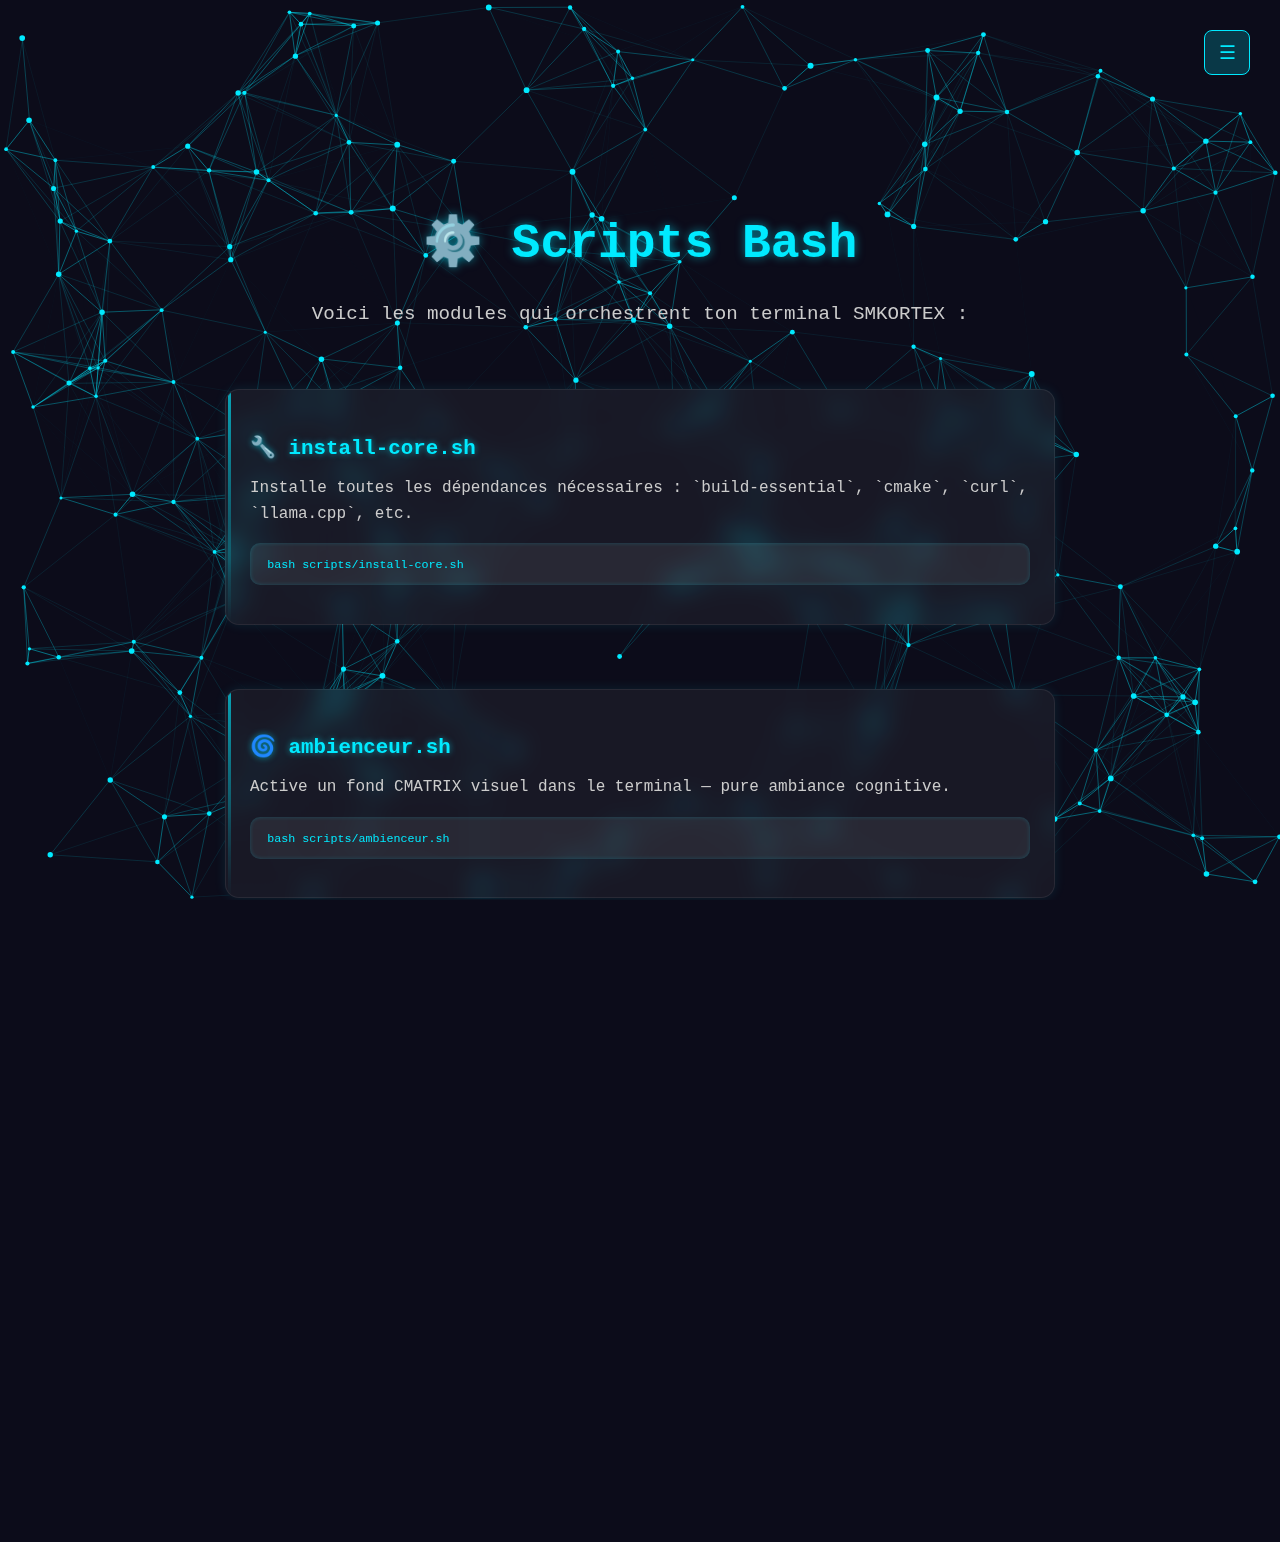
<file: scripts.html>
<!DOCTYPE html>
<html lang="fr">
  <head>
    <meta charset="UTF-8" />
    <title>Scripts Bash — SMKORTEX</title>
    <meta name="viewport" content="width=device-width, initial-scale=1.0" />
    <link rel="stylesheet" href="css/style.css" />
    <link rel="stylesheet" href="css/scripts.css" />

  </head>
  <body>
    <canvas id="cortex-bg"></canvas>

    <div class="menu-toggle" onclick="toggleMenu()">☰</div>
    <div class="floating-menu" id="menu">
      <h2>🧠 Navigation SMKORTEX</h2>
      <ul>
        <li><a href="index.html">🏠 Accueil</a></li>
        <li><a href="structure.html">🗂 Structure</a></li>
        <li><a href="install.html">🔧 Installation</a></li>
        <li><a href="scripts.html">🌀 Scripts Bash</a></li>
        <li><a href="rag.html">📡 Moteur RAG</a></li>
        <li><a href="fine.html">🎓 Fine-Tuning</a></li>
        <li><a href="integration.html">🔗 Intégration</a></li>
        <li><a href="notes.html">🎓 Notes Perso</a></li>
        <li><a href="readme.html">📘 README</a></li>
      </ul>
    </div>

    <div class="content">
      <h1>⚙️ Scripts Bash</h1>
      <p>Voici les modules qui orchestrent ton terminal SMKORTEX :</p>
    </div>

    <div class="scripts-grid">
      <div class="script-block">
        <h3>🔧 install-core.sh</h3>
        <p>Installe toutes les dépendances nécessaires : `build-essential`, `cmake`, `curl`, `llama.cpp`, etc.</p>
        <pre><code>bash scripts/install-core.sh</code></pre>
      </div>

      <div class="script-block">
        <h3>🌀 ambienceur.sh</h3>
        <p>Active un fond CMATRIX visuel dans le terminal — pure ambiance cognitive.</p>
        <pre><code>bash scripts/ambienceur.sh</code></pre>
      </div>

      <div class="script-block">
        <h3>🧘 ambienceur-stop.sh</h3>
        <p>Arrête le processus CMATRIX en douceur et nettoie l’environnement.</p>
        <pre><code>bash scripts/ambienceur-stop.sh</code></pre>
      </div>

      <div class="script-block">
        <h3>📡 rag-engine.sh</h3>
        <p>Lance le moteur RAG local avec ton modèle `.gguf` et ton corpus indexé.</p>
        <pre><code>bash scripts/rag-engine.sh --model models/vigogne-q4_0.gguf</code></pre>
      </div>

      <a href="index.html" class="enter-btn">⏎ Retour à l'accueil</a>
    </div>

    <script src="js/cortex-reactive.js"></script>
    <script src="js/menu-toggle.js"></script>
  </body>
</html>
</file>
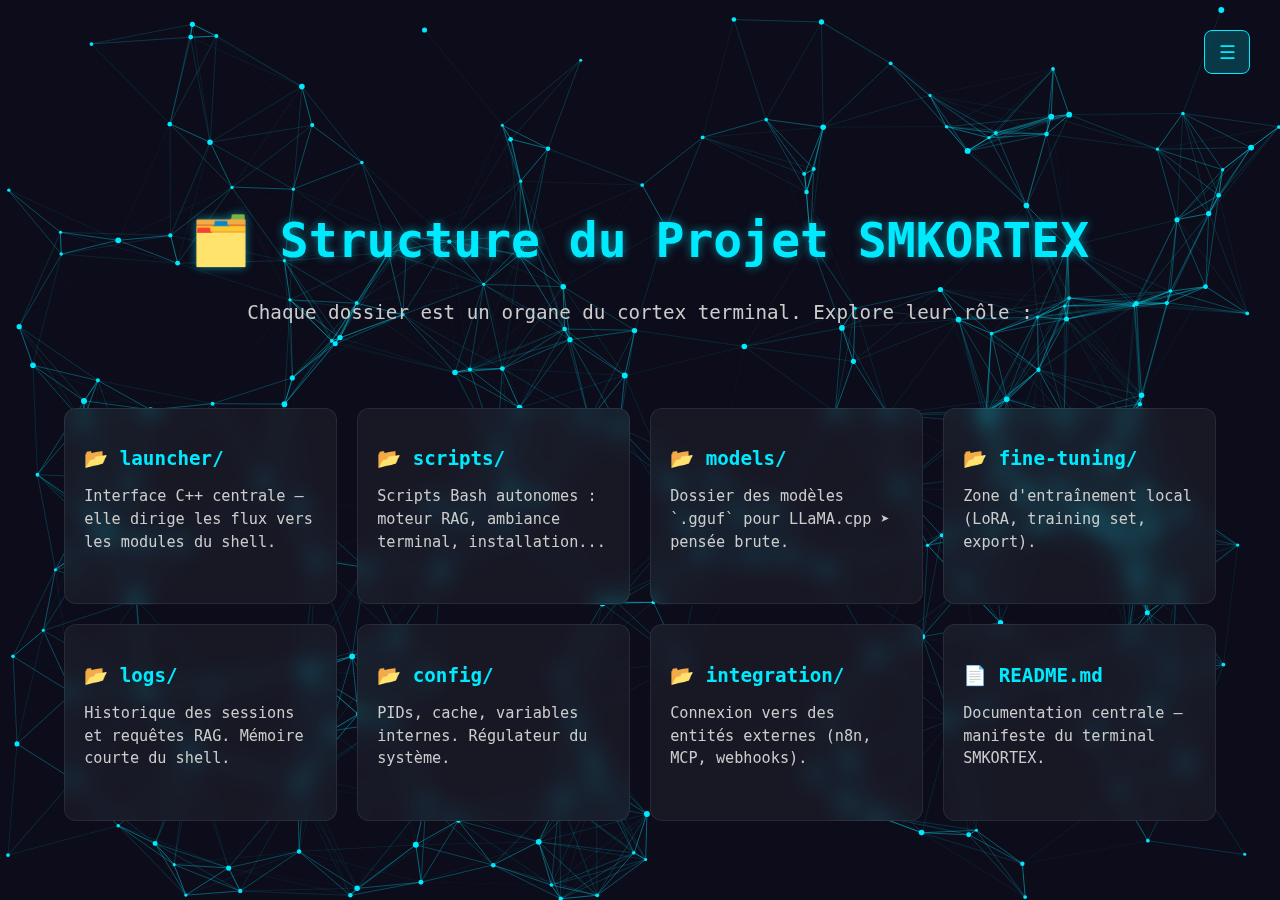
<file: structure.html>
<!DOCTYPE html>
<html lang="fr">
  <head>
    <meta charset="UTF-8" />
    <title>Structure — SMKORTEX</title>
    <meta name="viewport" content="width=device-width, initial-scale=1.0" />
    
    <!-- Styles globaux & page dédiée -->
    <link rel="stylesheet" href="css/style.css" />
    <link rel="stylesheet" href="css/structure.css" />
  </head>
  <body>
    <!-- Fond cortex -->
    <canvas id="cortex-bg"></canvas>

    <!-- Menu verre flottant -->
    <div class="menu-toggle" onclick="toggleMenu()">☰</div>
    <div class="floating-menu" id="menu">
      <h2>🧠 Navigation SMKORTEX</h2>
      <ul>
        <li><a href="index.html">🗂 Structure</a></li>
        <li><a href="structure.html">🗂 Structure</a></li>
        <li><a href="install.html">🔧 Installation</a></li>
        <li><a href="scripts.html">🌀 Scripts Bash</a></li>
        <li><a href="rag.html">📡 Moteur RAG</a></li>
        <li><a href="fine.html">🎓 Fine-Tuning</a></li>
        <li><a href="integration.html">🔗 Intégration</a></li>
        <li><a href="notes.html">🎓 Notes Perso</a></li>
        <li><a href="readme.html">📘 README</a></li>
      </ul>
    </div>

    <!-- Contenu principal -->
    <div class="content">
      <h1>🗂️ Structure du Projet SMKORTEX</h1>
      <p>Chaque dossier est un organe du cortex terminal. Explore leur rôle :</p>
    </div>

    <!-- Blocs interactifs -->
    <div class="structure-grid">
      <div class="block">
        <h3>📂 launcher/</h3>
        <p>Interface C++ centrale — elle dirige les flux vers les modules du shell.</p>
      </div>
      <div class="block">
        <h3>📂 scripts/</h3>
        <p>Scripts Bash autonomes : moteur RAG, ambiance terminal, installation...</p>
      </div>
      <div class="block">
        <h3>📂 models/</h3>
        <p>Dossier des modèles `.gguf` pour LLaMA.cpp ➤ pensée brute.</p>
      </div>
      <div class="block">
        <h3>📂 fine-tuning/</h3>
        <p>Zone d'entraînement local (LoRA, training set, export).</p>
      </div>
      <div class="block">
        <h3>📂 logs/</h3>
        <p>Historique des sessions et requêtes RAG. Mémoire courte du shell.</p>
      </div>
      <div class="block">
        <h3>📂 config/</h3>
        <p>PIDs, cache, variables internes. Régulateur du système.</p>
      </div>
      <div class="block">
        <h3>📂 integration/</h3>
        <p>Connexion vers des entités externes (n8n, MCP, webhooks).</p>
      </div>
      <div class="block">
        <h3>📄 README.md</h3>
        <p>Documentation centrale — manifeste du terminal SMKORTEX.</p>
      </div>
    </div>

    <!-- Scripts JS -->
    <script src="js/cortex-reactive.js"></script>
    <script src="js/menu-toggle.js"></script>
  </body>
</html>
</file>
<file: css/style.css>
/* === SMKORTEX : Style global === */
body, html {
  margin: 0;
  padding: 0;
  height: 100%;
  background-color: #0c0c1a;
  overflow-x: hidden;
  overflow-y: auto;
  font-family: 'Fira Code', monospace;
  color: #fff;
}

/* === Fond animé canvas cortex === */
canvas#cortex-bg {
  position: fixed;
  top: 0;
  left: 0;
  z-index: 0;
  pointer-events: none;
}

/* === Contenu central === */
.content {
  position: relative;
  z-index: 1;
  text-align: center;
  padding-top: 20vh;
}

h1 {
  font-size: 3em;
  color: #00eaff;
  text-shadow: 0 0 10px #00eaff88;
}

p {
  font-size: 1.2em;
  color: #ccc;
  margin-bottom: 2em;
}

.enter-btn {
  padding: 1em 2em;
  border: 2px solid #00eaff;
  color: #00eaff;
  background-color: transparent;
  text-decoration: none;
  font-weight: bold;
  border-radius: 8px;
  transition: 0.3s ease;
}

.enter-btn:hover {
  background-color: #00eaff;
  color: #0c0c1a;
}

/* === Bouton toggle menu === */
.menu-toggle {
  position: fixed;
  top: 30px;
  right: 30px;
  background: rgba(0,234,255,0.2);
  border: 1px solid #00eaff;
  border-radius: 8px;
  padding: 0.5em 0.7em;
  color: #00eaff;
  cursor: pointer;
  font-size: 1.2em;
  z-index: 3;
  backdrop-filter: blur(6px);
  transition: 0.3s ease;
}

.menu-toggle:hover {
  background: rgba(0,234,255,0.4);
}

/* === Menu flottant en verre === */
.floating-menu {
  position: fixed;
  top: 80px;
  right: 30px;
  width: 220px;
  padding: 1.2em;
  backdrop-filter: blur(12px);
  background: rgba(255, 255, 255, 0.05);
  border-radius: 15px;
  border: 1px solid rgba(255,255,255,0.1);
  box-shadow: 0 0 10px rgba(0,234,255,0.2);
  z-index: 2;
  color: #fff;
  font-size: 0.9em;

  opacity: 0;
  transform: translateY(-10px);
  pointer-events: none;
  transition: 0.4s ease;
}

.floating-menu.active {
  opacity: 1;
  transform: translateY(0);
  pointer-events: auto;
}

.floating-menu h2 {
  font-size: 1.1em;
  margin-bottom: 0.5em;
  color: #00eaff;
  text-shadow: 0 0 6px #00eaff88;
}

.floating-menu ul {
  list-style: none;
  padding: 0;
  margin: 0;
}

.floating-menu li {
  margin-bottom: 0.4em;
}

.floating-menu a {
  text-decoration: none;
  color: #ccc;
  transition: 0.2s ease;
}

.floating-menu a:hover {
  color: #00eaff;
  text-shadow: 0 0 4px #00eaffaa;
}
/* === VERSION MOBILE / Responsive Cortex === */
@media screen and (max-width: 768px) {
  h1 {
    font-size: 2.2em;
  }

  p {
    font-size: 1em;
  }

  .content {
    padding-top: 15vh;
    padding-left: 5vw;
    padding-right: 5vw;
  }

  .enter-btn {
    font-size: 0.9em;
    padding: 0.8em 1.5em;
  }

  .floating-menu {
    top: 70px;
    right: 5vw;
    width: 90vw;
    font-size: 0.95em;
  }

  .menu-toggle {
    top: 20px;
    right: 5vw;
    font-size: 1.4em;
    padding: 0.5em 0.8em;
  }

  canvas#cortex-bg {
    width: 100%;
    height: 100%;
  }
}
</file>
<file: css/fine.css>
/* === FINE-TUNING : Cartouches neuronales === */
.fine-block {
  position: relative;
  background: rgba(255,255,255,0.05);
  border: 1px solid rgba(255,255,255,0.08);
  border-radius: 12px;
  padding: 1.5em;
  margin: 4em auto;
  max-width: 800px;
  backdrop-filter: blur(10px);
  box-shadow: 0 0 10px rgba(0,234,255,0.1);
  transition: background 0.3s ease, box-shadow 0.3s ease;
}

.fine-block:hover {
  background: rgba(0,234,255,0.08);
  border-color: #00eaff;
  box-shadow: 0 0 15px #00eaff66;
}

/* === Pouls latéral synaptique (optionnel) === */
.fine-block::before {
  content: "";
  position: absolute;
  top: 0; left: 6px;
  width: 6px;
  height: 100%;
  background: linear-gradient(to bottom, #00eaffaa, transparent);
  border-radius: 5px;
  animation: flow 2s infinite ease-in-out;
  pointer-events: none;
}

@keyframes flow {
  0% { opacity: 0.2; }
  50% { opacity: 1; }
  100% { opacity: 0.2; }
}

/* === Titres === */
.fine-block h2 {
  color: #00eaff;
  font-size: 1.4em;
  margin-bottom: 0.6em;
  text-shadow: 0 0 5px #00eaff88;
}

/* === Texte & listes === */
.fine-block p {
  color: #ccc;
  font-size: 1em;
  line-height: 1.6;
}

.fine-block ul {
  padding-left: 1.2em;
}

.fine-block li {
  color: #eee;
  font-size: 0.95em;
  margin-bottom: 0.5em;
}

/* === Code & terminal === */
.fine-block pre {
  background: rgba(255,255,255,0.06);
  padding: 0.8em 1em;
  border-radius: 8px;
  font-size: 0.85em;
  font-family: 'Fira Code', monospace;
  color: #00eaff;
  overflow-x: auto;
}

/* === Responsive mobile === */
@media screen and (max-width: 768px) {
  .fine-block {
    margin: 3em 6vw;
    padding: 1.2em;
  }

  .fine-block h2 {
    font-size: 1.2em;
  }

  .fine-block p,
  .fine-block li {
    font-size: 0.95em;
  }

  .fine-block pre {
    font-size: 0.8em;
  }
}
</file>
<file: css/install.css>
/* === INSTALLATION : Cartouches techniques === */
.install-block {
  position: relative;
  background: rgba(255,255,255,0.05);
  border: 1px solid rgba(255,255,255,0.08);
  border-radius: 12px;
  padding: 1.5em;
  margin: 4em auto;
  max-width: 800px;
  backdrop-filter: blur(10px);
  box-shadow: 0 0 10px rgba(0,234,255,0.1);
  transition: background 0.3s ease, box-shadow 0.3s ease;
  overflow: hidden;
}

.install-block:hover {
  background: rgba(0,234,255,0.08);
  border-color: #00eaff;
  box-shadow: 0 0 15px #00eaff66;
}

/* === Titres === */
.install-block h2 {
  color: #00eaff;
  font-size: 1.4em;
  margin-bottom: 0.6em;
  text-shadow: 0 0 5px #00eaff88;
}

/* === Paragraphes & listes === */
.install-block p {
  color: #ccc;
  font-size: 1em;
  line-height: 1.6;
}

.install-block ul {
  padding-left: 1.2em;
}

.install-block li {
  color: #eee;
  font-size: 0.95em;
  margin-bottom: 0.5em;
}

/* === Zone terminale === */
.install-block pre {
  background: rgba(255,255,255,0.06);
  padding: 0.8em 1em;
  border-radius: 8px;
  font-size: 0.85em;
  font-family: 'Fira Code', monospace;
  color: #00eaff;
  overflow-x: auto;
}

/* === Responsive mobile === */
@media screen and (max-width: 768px) {
  .install-block {
    margin: 3em 6vw;
    padding: 1.2em;
  }

  .install-block h2 {
    font-size: 1.2em;
  }

  .install-block p,
  .install-block li {
    font-size: 0.95em;
  }

  .install-block pre {
    font-size: 0.8em;
  }
}
</file>
<file: css/integration.css>
/* === INTEGRATION : Modules synaptiques externes === */
.integration-block {
  position: relative;
  background: rgba(255,255,255,0.05);
  border: 1px solid rgba(255,255,255,0.08);
  border-radius: 14px;
  padding: 1.6em;
  margin: 4em auto;
  max-width: 780px;
  backdrop-filter: blur(12px);
  box-shadow: 0 0 12px rgba(0,234,255,0.1);
  transition: background 0.3s ease, box-shadow 0.3s ease;
  overflow: hidden;
}

.integration-block:hover {
  background: rgba(0,234,255,0.09);
  border-color: #00eaff;
  box-shadow: 0 0 18px #00eaff55;
}

/* === Lien latéral pulsant vers l’extérieur === */
.integration-block::before {
  content: "";
  position: absolute;
  top: 0;
  left: 2px;
  width: 3px;
  height: 100%;
  background: linear-gradient(to bottom, #00eaffaa, transparent);
  border-radius: 2px;
  animation: etherFlow 2.6s infinite ease-in-out;
  pointer-events: none;
}

@keyframes etherFlow {
  0%   { opacity: 0.2; transform: scaleY(0.9); }
  50%  { opacity: 1;   transform: scaleY(1); }
  100% { opacity: 0.2; transform: scaleY(0.9); }
}

/* === Titres === */
.integration-block h2 {
  color: #00eaff;
  font-size: 1.3em;
  margin-bottom: 0.6em;
  text-shadow: 0 0 6px #00eaff99;
}

/* === Texte descriptif === */
.integration-block p {
  color: #ccc;
  font-size: 1em;
  line-height: 1.6;
  margin-bottom: 1em;
}

/* === Affichage de variables ou .env === */
.integration-block pre {
  background: rgba(255,255,255,0.07);
  padding: 0.9em 1.2em;
  border-radius: 10px;
  font-size: 0.9em;
  font-family: 'Fira Code', monospace;
  color: #00eaff;
  overflow-x: auto;
  box-shadow: inset 0 0 4px rgba(0,234,255,0.2);
}

/* === Responsive mobile === */
@media screen and (max-width: 768px) {
  .integration-block {
    margin: 3em 6vw;
    padding: 1.2em;
  }

  .integration-block h2 {
    font-size: 1.15em;
  }

  .integration-block p,
  .integration-block pre {
    font-size: 0.9em;
  }
}
</file>
<file: css/notes.css>
/* === Bloc mémoire flottante === */


.note-block {
  position: relative;
  background: rgba(255,255,255,0.045);
  border: 1px solid rgba(255,255,255,0.02);
  border-radius: 14px;
  padding: 2.5em 2em;
  margin: 4em auto;
  max-width: 800px;
  backdrop-filter: blur(2px);
  box-shadow: 0 0 12px rgba(0,179,255,0.12);
  transition: background 0.3s ease, box-shadow 0.3s ease;
  overflow: hidden;
}

.note-block:hover {
  background: rgba(0,179,255,0.02);
  border-color: #00b3ff;
  box-shadow: 0 0 18px #00b3ff55;
}

/* === Rayon latéral pulsé === */
.note-block::before {
  content: "";
  position: absolute;
  top: 0;
  left: 0px;
  width: 15px;
  height: 100%;
  background: linear-gradient(transparent, #00b3ff 0%, #87ceeb 25%, #40e0d0 50%, #00b3f0 70%, transparent);
  
  animation: memoPulse 15s infinite ease-in-out;
  pointer-events: none;
}

@keyframes memoPulse {
  0%   { transform: translateY(-100%); opacity: 0.4; }
  50%  { transform: translateY(0%);  opacity: 0.8; }
  100% { transform: translateY(-100%);   opacity: 0.4; }
}

/* === Titres neuronaux === */
.note-block h2 {
  color: #00b3ff;
  font-size: 1.35em;
  margin-bottom: 0.7em;
  text-shadow: 0 0 5px #00b3ff88;
}

/* === Paragraphes & listes === */
.note-block p {
  color: #cceeff;
  font-size: 1em;
  line-height: 1.6;
}

.note-block ul {
  padding-left: 1.2em;
  margin-top: -0.3em;
}

.note-block li {
  color: #eefcff;
  font-size: 0.95em;
  margin-bottom: 0.6em;
}

/* === Zone de saisie neuronale === */
textarea#noteInput {
  display: block;
  width: calc(100% - 4px);
  height: 180px;
  font-size: 1em;
  font-family: 'Fira Code', monospace;
  color: #00b3ff;
  background: rgba(255,255,255,0.04);
  border: 2px solid #00b3ff33;
  border-radius: 10px;
  padding: 1em;
  box-sizing: border-box;
  backdrop-filter: blur(6px);
  resize: vertical;
  margin-bottom: 1em;
  overflow: auto;
  transition: box-shadow 0.3s ease, border-color 0.3s ease;
}

textarea#noteInput:focus {
  border-color: #00b3ff;
  box-shadow: 0 0 10px #00b3ff88;
  outline: none;
}

/* === Boutons flottants === */
button {
  background: #00b3ff;
  color: white;
  border: none;
  border-radius: 6px;
  padding: 0.6em 1.2em;
  font-size: 1em;
  cursor: pointer;
  transition: background 0.3s ease, transform 0.2s ease;
  margin-right: 0.8em;
  margin-bottom: 0.6em;
}

button:hover {
  background: #0098dd;
  transform: scale(1.03);
}

/* === Import fichier === */
input[type="file"]#memoFileInput {
  display: block;
  margin-top: 0.8em;
  margin-bottom: 0.6em;
  color: #00b3ff;
  font-size: 0.95em;
  background: transparent;
  border: none;
}

/* === Statut de sauvegarde === */
#savedStatus {
  color: #cceeff;
  font-size: 0.95em;
  margin-top: 0.5em;
}

/* === Responsive terminal mobile === */
@media screen and (max-width: 768px) {
  .note-block {
    margin: 3em 6vw;
    padding: 1.6em;
  }

  .note-block h2 {
    font-size: 1.2em;
  }

  textarea#noteInput {
    height: 160px;
    font-size: 0.95em;
  }

  button {
    font-size: 0.95em;
    padding: 0.5em 1em;
  }
}
</file>
<file: css/rag.css>
/* === RAG : Modules fluides & translucides === */
.rag-section {
  position: relative;
  background: rgba(255,255,255,0.04);
  border: 1px solid rgba(255,255,255,0.07);
  border-radius: 14px;
  padding: 1.6em;
  margin: 4em auto;
  max-width: 800px;
  backdrop-filter: blur(14px);
  box-shadow: 0 0 14px rgba(0,179,255,0.15);
  transition: background 0.3s ease, box-shadow 0.3s ease;
  overflow: hidden;
}

.rag-section:hover {
  background: rgba(0,179,255,0.08);
  border-color: #00b3ff;
  box-shadow: 0 0 18px #00b3ff66;
}

/* === Pouls liquide latéral === */
.rag-section::before {
  content: "";
  position: absolute;
  top: 0; left: 2px;
  width: 3px;
  height: 100%;
  background: linear-gradient(to bottom, #00b3ffaa, transparent);
  border-radius: 2px;
  animation: waterPulse 3s infinite ease-in-out;
  pointer-events: none;
}

@keyframes waterPulse {
  0%   { opacity: 0.2; transform: scaleY(0.9); }
  50%  { opacity: 1;   transform: scaleY(1); }
  100% { opacity: 0.2; transform: scaleY(0.9); }
}

/* === Titres bleus célestes === */
.rag-section h2 {
  color: #00b3ff;
  font-size: 1.4em;
  margin-bottom: 0.6em;
  text-shadow: 0 0 6px #00b3ff88;
}

/* === Texte fluide === */
.rag-section p {
  color: #cceeff;
  font-size: 1em;
  line-height: 1.6;
  margin-bottom: 1em;
}

.rag-section ul {
  padding-left: 1.2em;
}

.rag-section li {
  color: #eefcff;
  font-size: 0.95em;
  margin-bottom: 0.5em;
}

/* === Zone terminale === */
.rag-section pre {
  background: rgba(255,255,255,0.06);
  padding: 0.9em 1.2em;
  border-radius: 10px;
  font-size: 0.9em;
  font-family: 'Fira Code', monospace;
  color: #00b3ff;
  overflow-x: auto;
  box-shadow: inset 0 0 6px rgba(0,179,255,0.25);
}

/* === Responsive mobile === */
@media screen and (max-width: 768px) {
  .rag-section {
    margin: 3em 6vw;
    padding: 1.3em;
  }

  .rag-section h2 {
    font-size: 1.2em;
  }

  .rag-section p,
  .rag-section li,
  .rag-section pre {
    font-size: 0.9em;
  }
}
</file>
<file: css/readme.css>
.content {
  text-align: left;
  padding: 2rem;
  max-width: 900px;
  margin: 80px auto;
}
.note-block {
  text-align: left;
}
.note-block ul,
.note-block pre {
  text-align: left;
}

.note-block {
  position: relative;
  background: rgba(255, 255, 255, 0.06);
  border: 1px solid rgba(255, 255, 255, 0.1);
  border-radius: 14px;
  backdrop-filter: blur(12px);
  box-shadow: 0 0 20px rgba(0, 234, 255, 0.1);
  padding: 2rem;
  margin: 3rem auto;
  max-width: 900px;
  transition: all 0.3s ease;
}

.note-block:hover {
  background: rgba(0,234,255,0.08);
  border-color: #00eaff;
  box-shadow: 0 0 25px #00eaff88;
}

@media screen and (max-width: 768px) {
  .content,
  .note-block {
    padding: 1.2rem;
    margin: 2rem 5vw;
    max-width: 100%;
    box-sizing: border-box;
  }

  .note-block pre {
    font-size: 0.85em;
    word-wrap: break-word;
    white-space: pre-wrap;
  }

  .note-block ul,
  .note-block li,
  .note-block p {
    font-size: 0.95em;
  }

  h1 {
    font-size: 1.4em;
  }

  h2 {
    font-size: 1.2em;
  }

  .floating-menu {
    width: 200px;
    padding: 0.8rem;
  }
}
</file>
<file: css/scripts.css>
/* === SCRIPTS BASH : Modules animés === */
.script-block {
  position: relative;
  background: rgba(255,255,255,0.05);
  border: 1px solid rgba(255,255,255,0.08);
  border-radius: 14px;
  padding: 1.5em;
  margin: 4em auto;
  max-width: 780px;
  backdrop-filter: blur(12px);
  box-shadow: 0 0 12px rgba(0,234,255,0.1);
  transition: background 0.3s ease, box-shadow 0.3s ease;
  overflow: hidden;
}

.script-block:hover {
  background: rgba(0,234,255,0.09);
  border-color: #00eaff;
  box-shadow: 0 0 18px #00eaff55;
}

/* === Effet pulsation latérale subtile === */
.script-block::before {
  content: "";
  position: absolute;
  top: 0; left: 2px;
  width: 3px;
  height: 100%;
  background: linear-gradient(to bottom, #00eaffaa, transparent);
  border-radius: 2px;
  animation: petalFlow 2.5s infinite ease-in-out;
  pointer-events: none;
}

@keyframes petalFlow {
  0% { opacity: 0.1; transform: scaleY(0.9); }
  50% { opacity: 1; transform: scaleY(1); }
  100% { opacity: 0.1; transform: scaleY(0.9); }
}

/* === Titres des modules === */
.script-block h3 {
  color: #00eaff;
  font-size: 1.3em;
  margin-bottom: 0.6em;
  text-shadow: 0 0 6px #00eaff99;
}

/* === Paragraphes explicatifs === */
.script-block p {
  color: #ccc;
  font-size: 1em;
  line-height: 1.6;
  margin-bottom: 1em;
}

/* === Commandes bash === */
.script-block pre {
  background: rgba(255,255,255,0.07);
  padding: 0.9em 1.2em;
  border-radius: 10px;
  font-size: 0.9em;
  font-family: 'Fira Code', monospace;
  color: #00eaff;
  overflow-x: auto;
  box-shadow: inset 0 0 4px rgba(0,234,255,0.2);
}

/* === Responsive mobile === */
@media screen and (max-width: 768px) {
  .script-block {
    margin: 3em 6vw;
    padding: 1.2em;
  }

  .script-block h3 {
    font-size: 1.15em;
  }

  .script-block p,
  .script-block pre {
    font-size: 0.9em;
  }
}
</file>
<file: css/structure.css>
/* === GRILLE DES BLOCS STRUCTURE === */
.structure-grid {
  display: grid;
  grid-template-columns: repeat(auto-fit, minmax(250px, 1fr));
  gap: 20px;
  padding: 5vh 5vw;
  z-index: 1;
  position: relative;
}

/* === Bloc individuel : effet verre + hover === */
.block {
  background: rgba(255, 255, 255, 0.05);
  border: 1px solid rgba(255,255,255,0.08);
  border-radius: 12px;
  padding: 1.2em;
  backdrop-filter: blur(10px);
  transition: 0.3s ease;
}

.block:hover {
  background: rgba(0,234,255,0.1);
  border-color: #00eaff;
  box-shadow: 0 0 10px #00eaff44;
  transform: scale(1.02);
}

/* === Titres et paragraphes des blocs === */
.block h3 {
  color: #00eaff;
  margin-bottom: 0.5em;
  font-size: 1.2em;
}

.block p {
  color: #ccc;
  font-size: 0.95em;
  line-height: 1.5;
}

/* === Responsive pour petits écrans === */
@media screen and (max-width: 768px) {
  .structure-grid {
    grid-template-columns: 1fr;
    padding: 3vh 6vw;
  }

  .block {
    font-size: 1em;
  }

  .block h3 {
    font-size: 1.1em;
  }

  .block p {
    font-size: 0.95em;
  }
}
</file>
